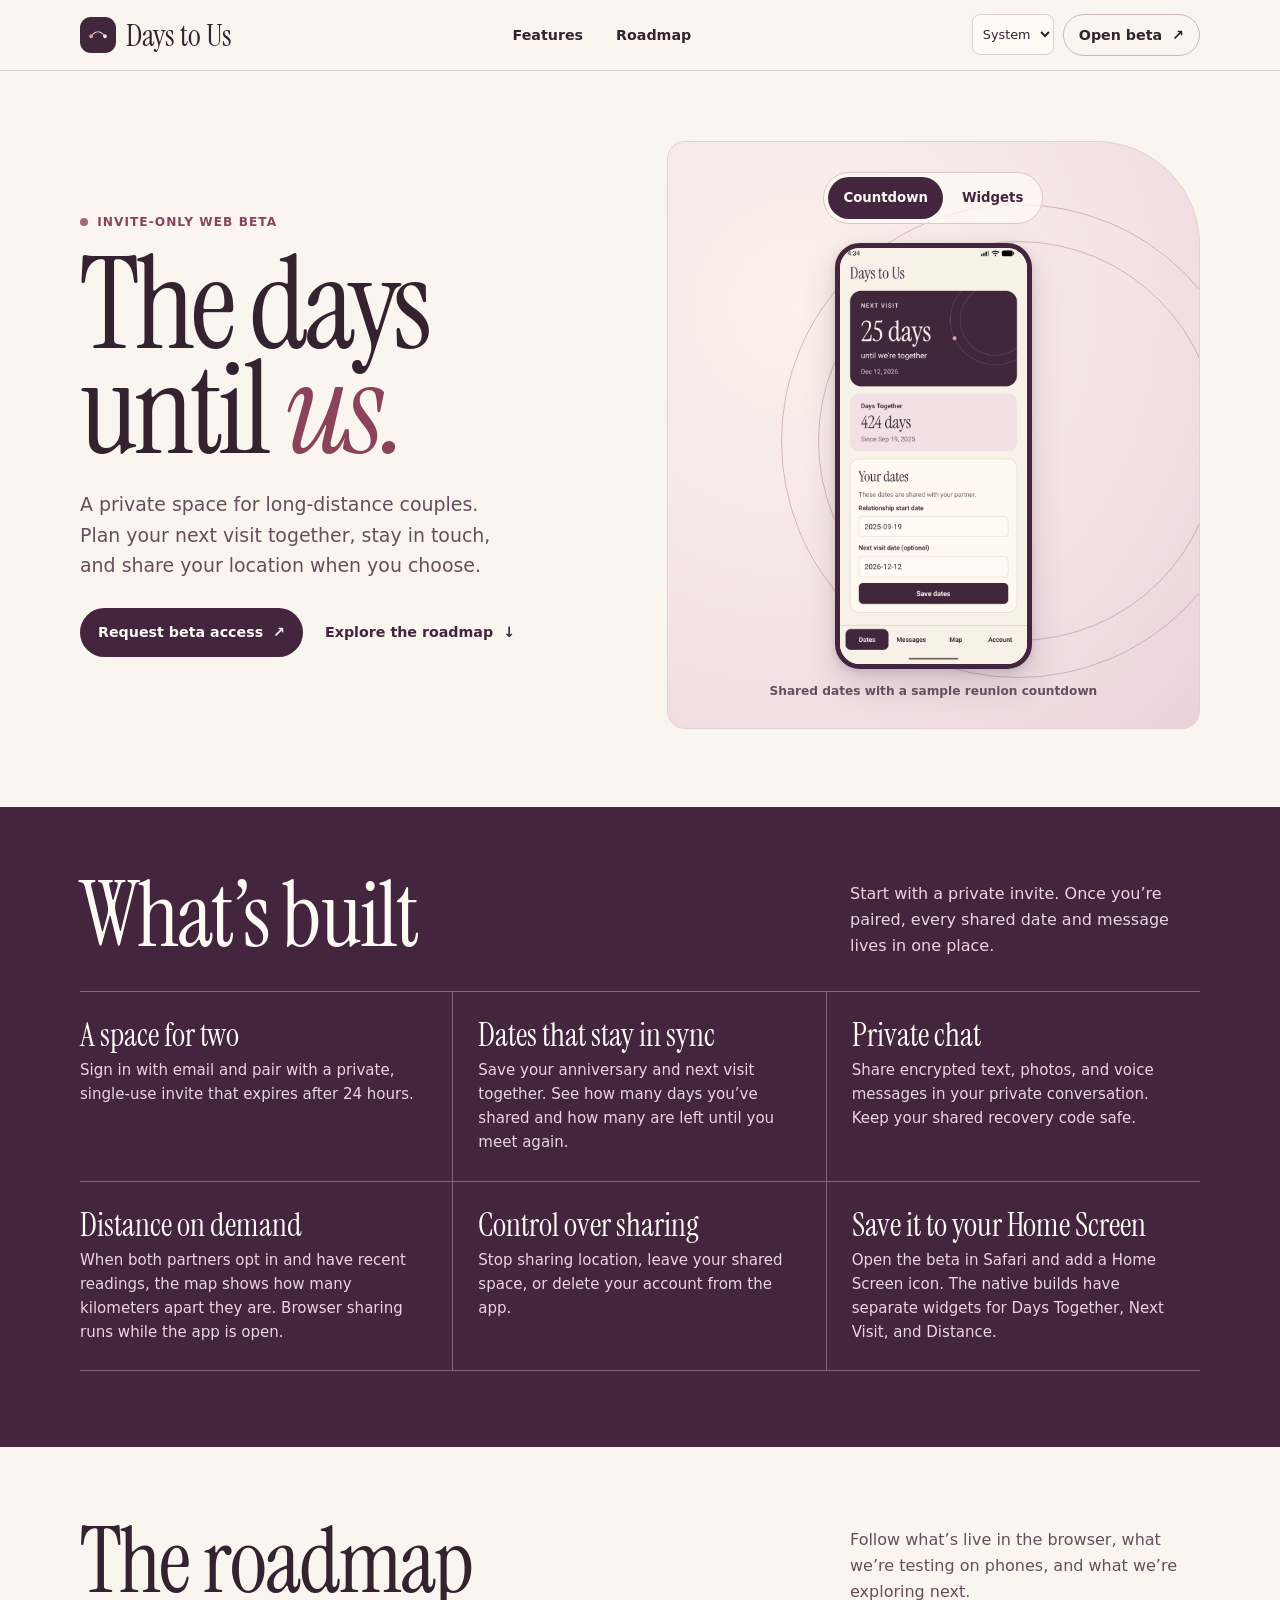
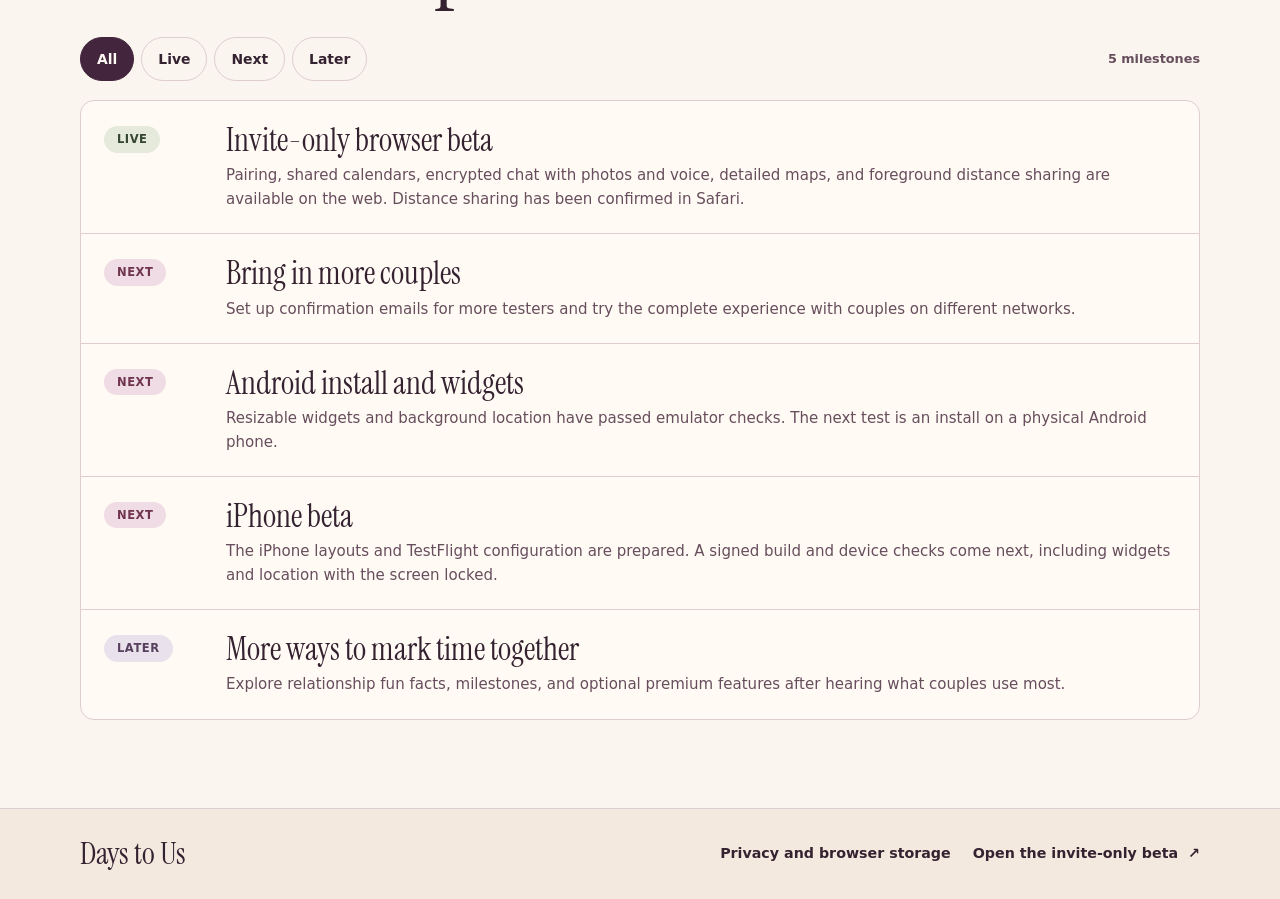
<file: index.html>
<!doctype html>
<html lang="en">
<head>
  <meta charset="utf-8">
  <meta http-equiv="Content-Security-Policy" content="default-src 'none'; script-src 'self'; style-src 'self'; img-src 'self'; font-src 'self'; base-uri 'none'; form-action 'none'">
  <meta name="referrer" content="no-referrer">
  <meta name="viewport" content="width=device-width, initial-scale=1">
  <meta name="description" content="Days to Us is a private space for long-distance couples. See what’s in the beta, what we’ve tested, and what comes next.">
  <meta name="theme-color" content="#faf5ee">
  <title>Days to Us · Project roadmap</title>
  <link rel="icon" href="assets/icon.png">
  <link rel="stylesheet" href="styles.css">
  <script src="roadmap.js" defer></script>
</head>
<body>
  <a class="skip-link" href="#main">Skip to content</a>
  <header class="site-header">
    <div class="shell site-header-inner">
      <a class="brand" href="#top"><img src="assets/icon.png" width="36" height="36" alt="">Days to Us</a>
      <nav aria-label="Main navigation">
        <a href="#built">Features</a>
        <a href="#roadmap">Roadmap</a>
      </nav>
      <div class="header-actions">
        <select class="appearance" aria-label="Appearance" hidden>
          <option value="system">System</option>
          <option value="light">Light</option>
          <option value="dark">Dark</option>
        </select>
        <a class="header-link" href="https://days-to-us-beta.pages.dev/">Open beta <span aria-hidden="true">↗</span></a>
      </div>
    </div>
  </header>

  <main id="main">
    <section class="hero shell" id="top" aria-labelledby="intro">
      <div class="hero-copy">
        <p class="eyebrow"><span class="live-dot" aria-hidden="true"></span> Invite-only web beta</p>
        <h1 id="intro">The days<br>until <em>us.</em></h1>
        <p class="intro">A private space for long-distance couples. Plan your next visit together, stay in touch, and share your location when you choose.</p>
        <div class="hero-links">
          <a class="button" href="mailto:yrntotstmmy2d7s@gmail.com?subject=Days%20to%20Us%20closed%20beta%20request&amp;body=Hi%20Days%20to%20Us%2C%0D%0A%0D%0AI'd%20like%20to%20request%20access%20to%20the%20closed%20beta.%0D%0A%0D%0ASign-up%20email%3A%0D%0APhone%20(iPhone%20or%20Android)%3A%0D%0A%0D%0AThanks!">Request beta access <span aria-hidden="true">↗</span></a>
          <a class="simple-link" href="#roadmap">Explore the roadmap <span aria-hidden="true">↓</span></a>
        </div>
      </div>
      <div class="hero-visual" role="region" aria-label="Product preview">
        <div class="rings" aria-hidden="true"><span></span><span></span></div>
        <div class="preview-controls" data-preview-controls role="group" aria-label="Choose a product preview" hidden>
          <button type="button" data-preview="countdown" aria-controls="preview-countdown" aria-pressed="true">Countdown</button>
          <button type="button" data-preview="widgets" aria-controls="preview-widgets" aria-pressed="false">Widgets</button>
        </div>
        <figure class="preview-panel" id="preview-countdown" data-preview-panel="countdown">
          <div class="phone">
            <img src="assets/countdown.png" alt="The Days to Us home screen with a 25-day reunion countdown, 424 days together, and shared date controls." width="1080" height="2400" fetchpriority="high">
          </div>
          <figcaption>Shared dates with a sample reunion countdown</figcaption>
        </figure>
        <figure class="preview-panel" id="preview-widgets" data-preview-panel="widgets" hidden>
          <div class="phone">
            <img src="assets/widgets.png" alt="Android Home Screen with compact Days Together and expanded Next Visit widgets, both showing sample dates." width="1080" height="2400" loading="lazy" decoding="async">
          </div>
          <figcaption>Resizable widgets in the Android development build</figcaption>
        </figure>
      </div>
    </section>

    <section class="built" id="built" aria-labelledby="built-title">
      <div class="shell">
        <div class="section-title">
          <h2 id="built-title">What’s built</h2>
          <p>Start with a private invite. Once you’re paired, every shared date and message lives in one place.</p>
        </div>
        <div class="feature-grid">
          <article><h3>A space for two</h3><p>Sign in with email and pair with a private, single-use invite that expires after 24 hours.</p></article>
          <article><h3>Dates that stay in sync</h3><p>Save your anniversary and next visit together. See how many days you’ve shared and how many are left until you meet again.</p></article>
          <article><h3>Private chat</h3><p>Share encrypted text, photos, and voice messages in your private conversation. Keep your shared recovery code safe.</p></article>
          <article><h3>Distance on demand</h3><p>When both partners opt in and have recent readings, the map shows how many kilometers apart they are. Browser sharing runs while the app is open.</p></article>
          <article><h3>Control over sharing</h3><p>Stop sharing location, leave your shared space, or delete your account from the app.</p></article>
          <article><h3>Save it to your Home Screen</h3><p>Open the beta in Safari and add a Home Screen icon. The native builds have separate widgets for Days Together, Next Visit, and Distance.</p></article>
        </div>
      </div>
    </section>

    <section class="roadmap shell" id="roadmap" aria-labelledby="roadmap-title">
      <div class="section-title">
        <h2 id="roadmap-title">The roadmap</h2>
        <p>Follow what’s live in the browser, what we’re testing on phones, and what we’re exploring next.</p>
      </div>
      <div class="roadmap-toolbar">
        <div class="filters" role="group" aria-label="Filter roadmap" hidden>
          <button type="button" data-filter="all" aria-pressed="true">All</button>
          <button type="button" data-filter="live" aria-pressed="false">Live</button>
          <button type="button" data-filter="next" aria-pressed="false">Next</button>
          <button type="button" data-filter="later" aria-pressed="false">Later</button>
        </div>
        <p class="filter-count" role="status"></p>
      </div>
      <div class="roadmap-list">
        <article class="milestone" data-stage="live">
          <span class="stage stage-live">Live</span>
          <div><h3>Invite-only browser beta</h3><p>Pairing, shared calendars, encrypted chat with photos and voice, detailed maps, and foreground distance sharing are available on the web. Distance sharing has been confirmed in Safari.</p></div>
        </article>
        <article class="milestone" data-stage="next">
          <span class="stage stage-next">Next</span>
          <div><h3>Bring in more couples</h3><p>Set up confirmation emails for more testers and try the complete experience with couples on different networks.</p></div>
        </article>
        <article class="milestone" data-stage="next">
          <span class="stage stage-next">Next</span>
          <div><h3>Android install and widgets</h3><p>Resizable widgets and background location have passed emulator checks. The next test is an install on a physical Android phone.</p></div>
        </article>
        <article class="milestone" data-stage="next">
          <span class="stage stage-next">Next</span>
          <div><h3>iPhone beta</h3><p>The iPhone layouts and TestFlight configuration are prepared. A signed build and device checks come next, including widgets and location with the screen locked.</p></div>
        </article>
        <article class="milestone" data-stage="later">
          <span class="stage stage-later">Later</span>
          <div><h3>More ways to mark time together</h3><p>Explore relationship fun facts, milestones, and optional premium features after hearing what couples use most.</p></div>
        </article>
      </div>
    </section>
  </main>

  <footer class="site-footer">
    <div class="shell footer-inner">
      <a class="brand" href="#top">Days to Us</a>
      <div class="footer-links">
        <a class="footer-beta" href="privacy.html">Privacy and browser storage</a>
        <a class="footer-beta" href="https://days-to-us-beta.pages.dev/">Open the invite-only beta <span aria-hidden="true">↗</span></a>
      </div>
    </div>
  </footer>
</body>
</html>
</file>
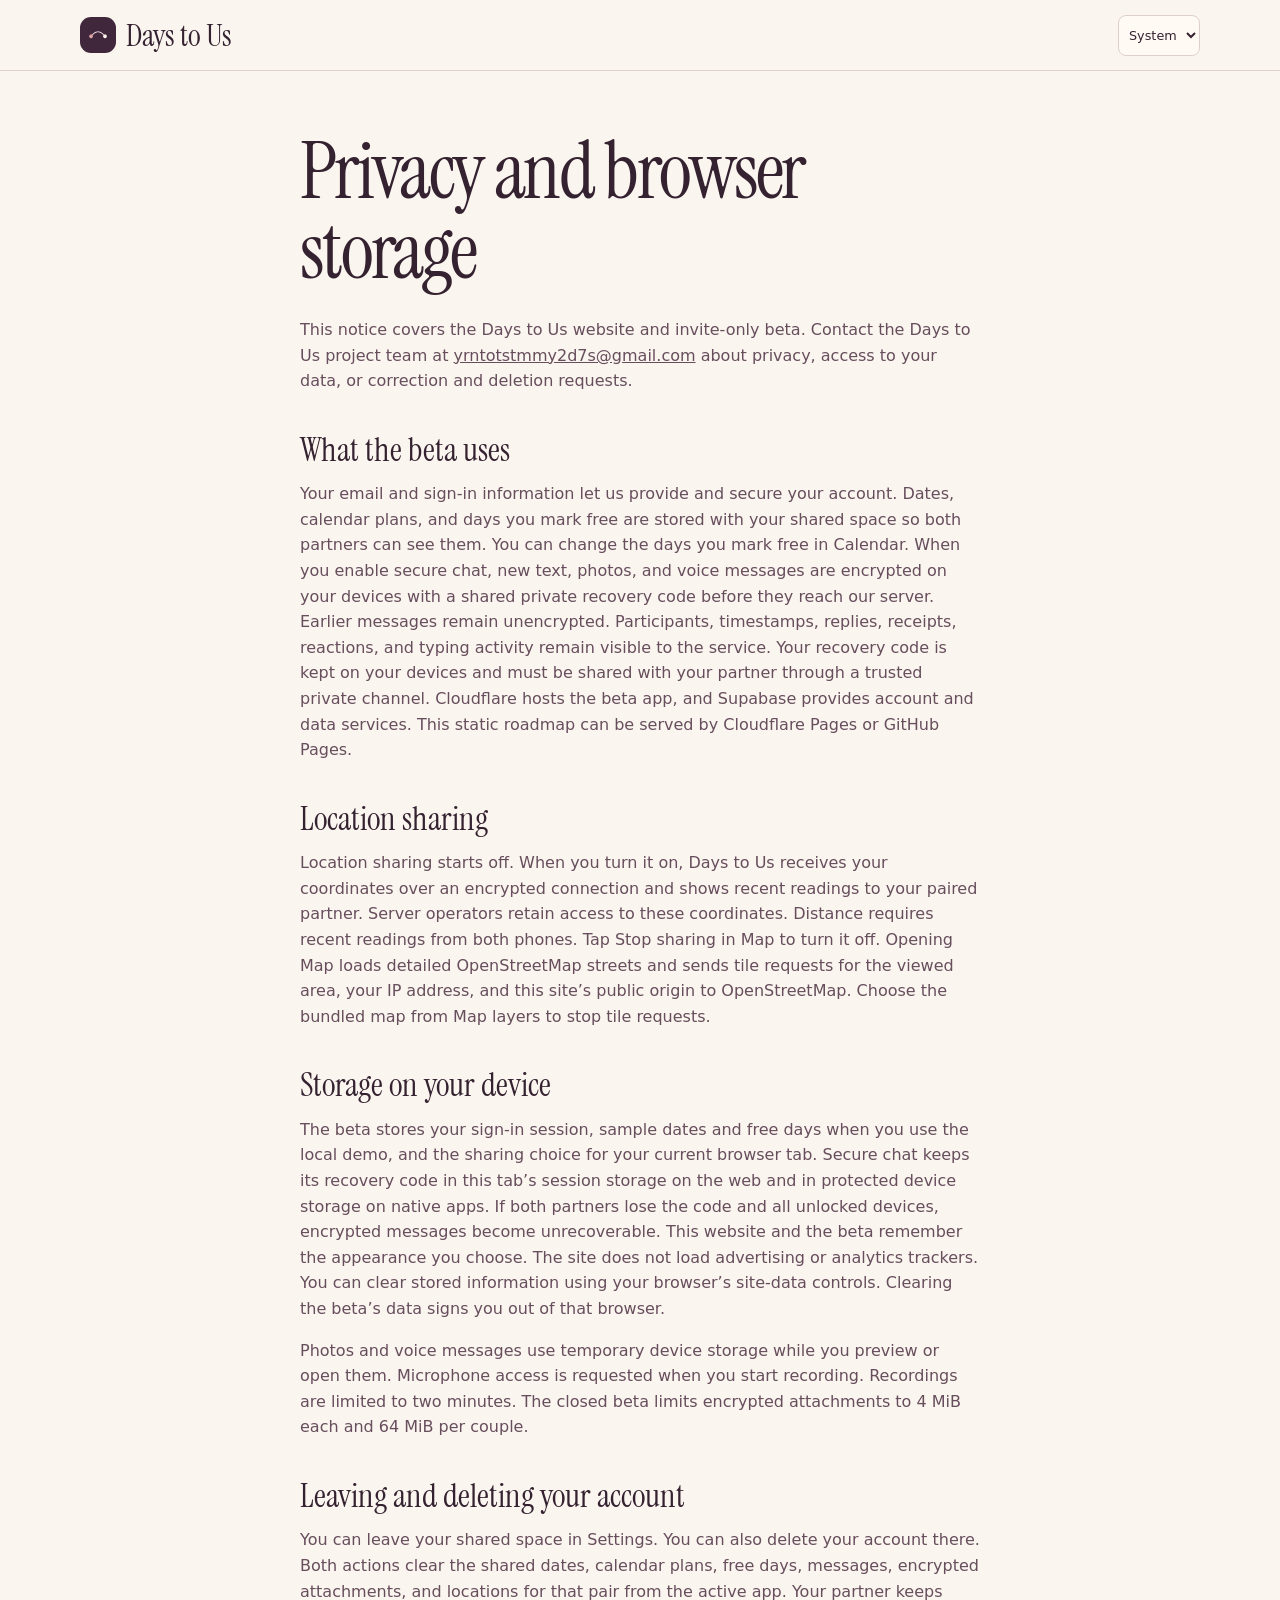
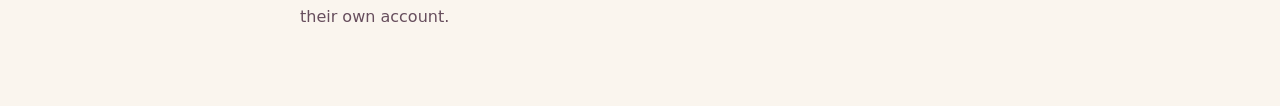
<file: privacy.html>
<!doctype html>
<html lang="en">
<head>
  <meta charset="utf-8">
  <meta http-equiv="Content-Security-Policy" content="default-src 'none'; script-src 'self'; style-src 'self'; img-src 'self'; font-src 'self'; base-uri 'none'; form-action 'none'">
  <meta name="referrer" content="no-referrer">
  <meta name="viewport" content="width=device-width, initial-scale=1">
  <meta name="theme-color" content="#faf5ee">
  <title>Privacy and browser storage · Days to Us</title>
  <link rel="icon" href="assets/icon.png">
  <link rel="stylesheet" href="styles.css">
  <script src="roadmap.js" defer></script>
</head>
<body>
  <header class="site-header">
    <div class="shell site-header-inner">
      <a class="brand" href="./"><img src="assets/icon.png" width="36" height="36" alt="">Days to Us</a>
      <select class="appearance" aria-label="Appearance" hidden>
        <option value="system">System</option>
        <option value="light">Light</option>
        <option value="dark">Dark</option>
      </select>
    </div>
  </header>
  <main class="shell policy">
    <h1>Privacy and browser storage</h1>
    <p>This notice covers the Days to Us website and invite-only beta. Contact the Days to Us project team at <a href="mailto:yrntotstmmy2d7s@gmail.com">yrntotstmmy2d7s@gmail.com</a> about privacy, access to your data, or correction and deletion requests.</p>
    <h2>What the beta uses</h2>
    <p>Your email and sign-in information let us provide and secure your account. Dates, calendar plans, and days you mark free are stored with your shared space so both partners can see them. You can change the days you mark free in Calendar. When you enable secure chat, new text, photos, and voice messages are encrypted on your devices with a shared private recovery code before they reach our server. Earlier messages remain unencrypted. Participants, timestamps, replies, receipts, reactions, and typing activity remain visible to the service. Your recovery code is kept on your devices and must be shared with your partner through a trusted private channel. Cloudflare hosts the beta app, and Supabase provides account and data services. This static roadmap can be served by Cloudflare Pages or GitHub Pages.</p>
    <h2>Location sharing</h2>
    <p>Location sharing starts off. When you turn it on, Days to Us receives your coordinates over an encrypted connection and shows recent readings to your paired partner. Server operators retain access to these coordinates. Distance requires recent readings from both phones. Tap Stop sharing in Map to turn it off. Opening Map loads detailed OpenStreetMap streets and sends tile requests for the viewed area, your IP address, and this site’s public origin to OpenStreetMap. Choose the bundled map from Map layers to stop tile requests.</p>
    <h2>Storage on your device</h2>
    <p>The beta stores your sign-in session, sample dates and free days when you use the local demo, and the sharing choice for your current browser tab. Secure chat keeps its recovery code in this tab’s session storage on the web and in protected device storage on native apps. If both partners lose the code and all unlocked devices, encrypted messages become unrecoverable. This website and the beta remember the appearance you choose. The site does not load advertising or analytics trackers. You can clear stored information using your browser’s site-data controls. Clearing the beta’s data signs you out of that browser.</p>
    <p>Photos and voice messages use temporary device storage while you preview or open them. Microphone access is requested when you start recording. Recordings are limited to two minutes. The closed beta limits encrypted attachments to 4 MiB each and 64 MiB per couple.</p>
    <h2>Leaving and deleting your account</h2>
    <p>You can leave your shared space in Settings. You can also delete your account there. Both actions clear the shared dates, calendar plans, free days, messages, encrypted attachments, and locations for that pair from the active app. Your partner keeps their own account.</p>
  </main>
</body>
</html>
</file>
<file: styles.css>
@font-face {
  font-family: 'Instrument Serif';
  src: url('assets/instrument-serif.ttf') format('truetype');
  font-style: normal;
  font-display: swap;
}

@font-face {
  font-family: 'Instrument Serif';
  src: url('assets/instrument-serif-italic.ttf') format('truetype');
  font-style: italic;
  font-display: swap;
}

:root {
  color-scheme: light;
  --paper: #faf5ee;
  --light: #fffaf4;
  --ink: #352231;
  --plum: #43253e;
  --rose: #8b435c;
  --muted: #674e5d;
  --line: #deced0;
  --on-plum: #fffaf4;
  --display: 'Instrument Serif', Georgia, serif;
  background: var(--paper);
  color: var(--ink);
  font-family: Inter, system-ui, -apple-system, sans-serif;
  line-height: 1.6;
}

:root[data-theme='dark'] {
  color-scheme: dark;
  --paper: #17141c;
  --light: #211c28;
  --ink: #f3e8f2;
  --plum: #603d63;
  --rose: #e4a9c7;
  --muted: #c7b5cb;
  --line: #503f56;
}

* { box-sizing: border-box; }
html { scroll-behavior: smooth; }
body { margin: 0; }
section[id] { scroll-margin-top: 98px; }
img { display: block; max-width: 100%; }
a { color: inherit; }
button { font: inherit; }
[hidden] { display: none !important; }
:focus-visible { outline: 3px solid #a65b73; outline-offset: 4px; }
::selection { color: var(--plum); background: #edced9; }

.shell { width: min(1120px, calc(100% - 64px)); margin-inline: auto; }
.skip-link { position: fixed; top: 12px; left: 12px; transform: translateY(-160%); z-index: 3; background: var(--light); padding: 12px; }
.skip-link:focus { transform: none; }
.site-header { position: sticky; top: 0; z-index: 2; border-bottom: 1px solid var(--line); background: #faf5eef5; }
.site-header-inner { display: flex; align-items: center; justify-content: space-between; min-height: 70px; gap: 24px; }
.brand { display: inline-flex; gap: 10px; align-items: center; font: 31px/1 var(--display); text-decoration: none; white-space: nowrap; }
.brand img { border-radius: 11px; }
nav { display: flex; gap: 33px; }
nav a, .header-link, .simple-link, .footer-beta { font-size: .89rem; font-weight: 650; text-decoration: none; white-space: nowrap; }
nav a:hover, .simple-link:hover, .footer-beta:hover { text-decoration: underline; text-underline-offset: .25em; }
.header-link { border: 1px solid #cdb6bf; border-radius: 100px; padding: 9px 15px; }
.header-link:hover { background: #efe0e0; }
.header-actions { display: flex; gap: 9px; align-items: center; }
.appearance { font: inherit; color: var(--ink); background: var(--light); border: 1px solid var(--line); border-radius: 8px; font-size: .8rem; min-height: 41px; padding-inline: 6px; }
.header-link span, .footer-beta span, .hero-links span { margin-left: 5px; }

.hero { display: grid; grid-template-columns: 1fr 1.02fr; gap: clamp(30px, 5vw, 76px); align-items: center; padding-block: 70px 78px; }
.eyebrow { margin: 0 0 21px; color: var(--rose); font-size: .76rem; font-weight: 700; letter-spacing: .085em; text-transform: uppercase; }
.live-dot { display: inline-block; width: 8px; height: 8px; margin-right: 4px; border-radius: 50%; background: #ab6579; }
h1, h2, h3, p { margin-top: 0; }
h1, h2, h3 { font-family: var(--display); font-weight: 400; }
h1 { font-size: clamp(5rem, 10vw, 9.15rem); line-height: .82; letter-spacing: -.033em; margin-bottom: 26px; }
h1 em { color: var(--rose); font-weight: 400; }
.intro { max-width: 420px; color: var(--muted); font-size: clamp(1rem, 1.48vw, 1.24rem); margin-bottom: 28px; }
.hero-links { display: flex; flex-wrap: wrap; gap: 14px 22px; align-items: center; }
.button { display: inline-block; background: var(--plum); color: var(--light); padding: 13px 18px; border-radius: 100px; font-size: .89rem; font-weight: 650; text-decoration: none; transition: background-color 160ms ease; }
.button:hover { background: #603556; }
.simple-link { color: var(--plum); padding-block: 9px; }

.hero-visual {
  min-width: 0;
  min-height: 588px;
  position: relative;
  isolation: isolate;
  display: grid;
  place-items: center;
  align-content: center;
  gap: 19px;
  margin: 0;
  padding: 27px 16px 24px;
  overflow: hidden;
  border: 1px solid #e5cfd2;
  border-radius: 18px 104px 18px 18px;
  background: radial-gradient(ellipse at 24% 28%, #fbf1e9 0, #f4e4e7 56%, #ebd2da 100%);
}
.preview-controls { display: flex; flex-wrap: wrap; justify-content: center; gap: 4px; padding: 4px; border: 1px solid #ddc5cd; border-radius: 100px; background: #fffaf4c9; }
.preview-controls button { min-height: 42px; padding-inline: 15px; border: 0; border-radius: 100px; background: transparent; color: var(--plum); cursor: pointer; font-size: .83rem; font-weight: 650; transition: background-color 160ms ease; }
.preview-controls button[aria-pressed='true'] { color: var(--light); background: var(--plum); }
.preview-controls button:hover:not([aria-pressed='true']) { background: #f1e1e6; }
.preview-panel { display: grid; justify-items: center; gap: 13px; width: 100%; margin: 0; animation: preview-in 220ms ease-out; }
.phone { width: min(197px, 75%); border: 5px solid var(--plum); border-radius: 25px; overflow: hidden; background: var(--paper); box-shadow: 0 16px 35px #43253e29, 0 3px 8px #43253e25; }
.phone img { width: 100%; height: auto; }
.rings { position: absolute; width: 534px; aspect-ratio: 1; left: 66%; top: 51%; transform: translate(-50%,-50%); z-index: -1; pointer-events: none; }
.rings span { position: absolute; inset: 30px; border: 1px solid #a36c896b; border-radius: 50%; }
.rings span:nth-child(2) { inset: 67px; }
.rings::after { content: ''; position: absolute; left: 25%; bottom: 12%; width: 9px; height: 9px; border-radius: 50%; background: #99627b; }
figcaption { font-size: .76rem; font-weight: 600; color: var(--muted); text-align: center; }

@keyframes preview-in {
  from { opacity: 0; transform: translateY(5px); }
  to { opacity: 1; transform: none; }
}

.built { background: var(--plum); color: var(--light); padding-block: 66px 76px; }
.section-title { display: flex; justify-content: space-between; align-items: end; gap: 20px 32px; margin-bottom: 33px; }
.section-title h2 { margin-bottom: 0; font-size: clamp(3.6rem, 7vw, 6rem); line-height: .95; letter-spacing: -.02em; }
.section-title p { max-width: 350px; margin: 0; color: var(--muted); }
.built .section-title p, .feature-grid p { color: #e9d5de; }
.feature-grid { display: grid; grid-template-columns: repeat(3, 1fr); border: solid #86637b; border-width: 1px 0; }
.feature-grid article { padding: 26px 25px; }
.feature-grid article:not(:nth-child(3n)) { border-right: 1px solid #86637b; }
.feature-grid article:nth-child(n+4) { border-top: 1px solid #86637b; }
.feature-grid article:nth-child(3n+1) { padding-left: 0; }
.feature-grid h3, .milestone h3 { margin-bottom: 5px; font-size: 2rem; line-height: 1.1; }
.feature-grid p, .milestone p { margin-bottom: 0; font-size: .94rem; }

.roadmap { padding-block: 72px 88px; }
.roadmap-toolbar { display: flex; align-items: center; justify-content: space-between; flex-wrap: wrap; gap: 10px 16px; margin-bottom: 19px; }
.filters { display: flex; flex-wrap: wrap; align-items: center; gap: 7px; }
.filters button { min-height: 44px; min-width: 54px; border: 1px solid var(--line); border-radius: 100px; cursor: pointer; padding: 6px 16px; font-size: .87rem; font-weight: 650; color: var(--ink); background: transparent; transition: background-color 160ms ease; }
.filters button[aria-pressed='true'] { background: var(--plum); color: var(--light); border-color: var(--plum); }
.filters button:hover:not([aria-pressed='true']) { background: #f0e1e3; }
.filter-count { color: var(--muted); font-size: .8rem; font-weight: 600; margin: 0; }
.filter-count:empty { display: none; }
.roadmap-list { border: 1px solid var(--line); border-radius: 14px; background: var(--light); }
.milestone { display: grid; grid-template-columns: 104px 1fr; align-items: start; gap: 18px; padding: 22px 23px; }
.milestone:not([hidden]) ~ .milestone:not([hidden]) { border-top: 1px solid var(--line); }
.milestone p { color: var(--muted); }
.stage { justify-self: start; margin-top: 3px; padding: 4px 13px; border-radius: 100px; font-size: .72rem; font-weight: 750; letter-spacing: .045em; text-transform: uppercase; }
.stage-live { background: #e6eadc; color: #354631; }
.stage-next { background: #f0dce4; color: #6f354e; }
.stage-later { background: #e9e1ec; color: #58415e; }
.site-footer { border-top: 1px solid var(--line); background: #f4e9df; }
.footer-inner { display: flex; align-items: center; justify-content: space-between; min-height: 90px; gap: 16px; }
.footer-links { display: flex; align-items: center; flex-wrap: wrap; gap: 9px 22px; }
.policy { max-width: min(680px, calc(100% - 36px)); padding-block: 60px; }
.policy h1 { font-size: clamp(3rem, 9vw, 5rem); line-height: 1; }
.policy h2 { margin-top: 30px; margin-bottom: 5px; font-size: 2.05rem; }
.policy p { color: var(--muted); }

[data-theme='dark'] .site-header { background: #17141cf5; }
[data-theme='dark'] .header-link { border-color: var(--line); }
[data-theme='dark'] .header-link:hover,
[data-theme='dark'] .filters button:hover:not([aria-pressed='true']),
[data-theme='dark'] .preview-controls button:hover:not([aria-pressed='true']) { background: #35273d; }
[data-theme='dark'] .button,
[data-theme='dark'] .filters button[aria-pressed='true'],
[data-theme='dark'] .preview-controls button[aria-pressed='true'] { color: var(--on-plum); }
[data-theme='dark'] .simple-link,
[data-theme='dark'] .preview-controls button:not([aria-pressed='true']) { color: var(--ink); }
[data-theme='dark'] .hero-visual { border-color: var(--line); background: radial-gradient(ellipse at 24% 28%, #392a42, #2d2135 68%, #271e2e); }
[data-theme='dark'] .preview-controls { background: #211c28e8; border-color: var(--line); }
[data-theme='dark'] .rings span { border-color: #b184a060; }
[data-theme='dark'] .built { color: var(--ink); background: #261b2b; }
[data-theme='dark'] .site-footer { background: #211c28; }
[data-theme='dark'] .stage-live { color: #d3e7cb; background: #344337; }
[data-theme='dark'] .stage-next { color: #f3cbdf; background: #503447; }
[data-theme='dark'] .stage-later { color: #e3d6ed; background: #41344a; }

@media (max-width: 880px) {
  .hero-visual { min-height: 530px; }
  .phone { width: min(180px, 78%); }
  .hero { gap: 30px; }
}

@media (max-width: 660px) {
  .shell { width: calc(100% - 36px); }
  section[id] { scroll-margin-top: 80px; }
  .site-header-inner { min-height: 64px; gap: 12px; }
  .site-header .brand { font-size: 27px; gap: 7px; }
  .site-header .brand img { width: 29px; height: 29px; border-radius: 8px; }
  .site-header nav { display: none; }
  .header-actions { gap: 5px; }
  .header-link { padding-inline: 9px; }
  .header-link span { display: none; }
  .hero { grid-template-columns: 1fr; padding-block: 44px 52px; }
  h1 { font-size: clamp(4.7rem, 16vw, 6.7rem); }
  .hero-visual { min-height: 476px; padding-block: 19px; border-top-right-radius: 68px; }
  .phone { width: min(166px, 75%); }
  .section-title { flex-direction: column; align-items: start; }
  .built, .roadmap { padding-block: 52px; }
  .feature-grid { grid-template-columns: 1fr; }
  .feature-grid article, .feature-grid article:not(:nth-child(3n)), .feature-grid article:nth-child(3n+1) { padding: 20px 0; border-right: 0; }
  .feature-grid article + article { border-top: 1px solid #86637b; }
  .milestone { grid-template-columns: 61px 1fr; gap: 10px; padding: 17px 12px; }
  .stage { padding-inline: 8px; }
  .milestone h3 { font-size: 1.82rem; }
  .footer-inner { flex-wrap: wrap; padding-block: 22px; }
}

@media (prefers-reduced-motion: reduce) {
  html { scroll-behavior: auto; }
  .preview-panel { animation: none; }
  .button, .filters button, .preview-controls button { transition: none; }
}
</file>
